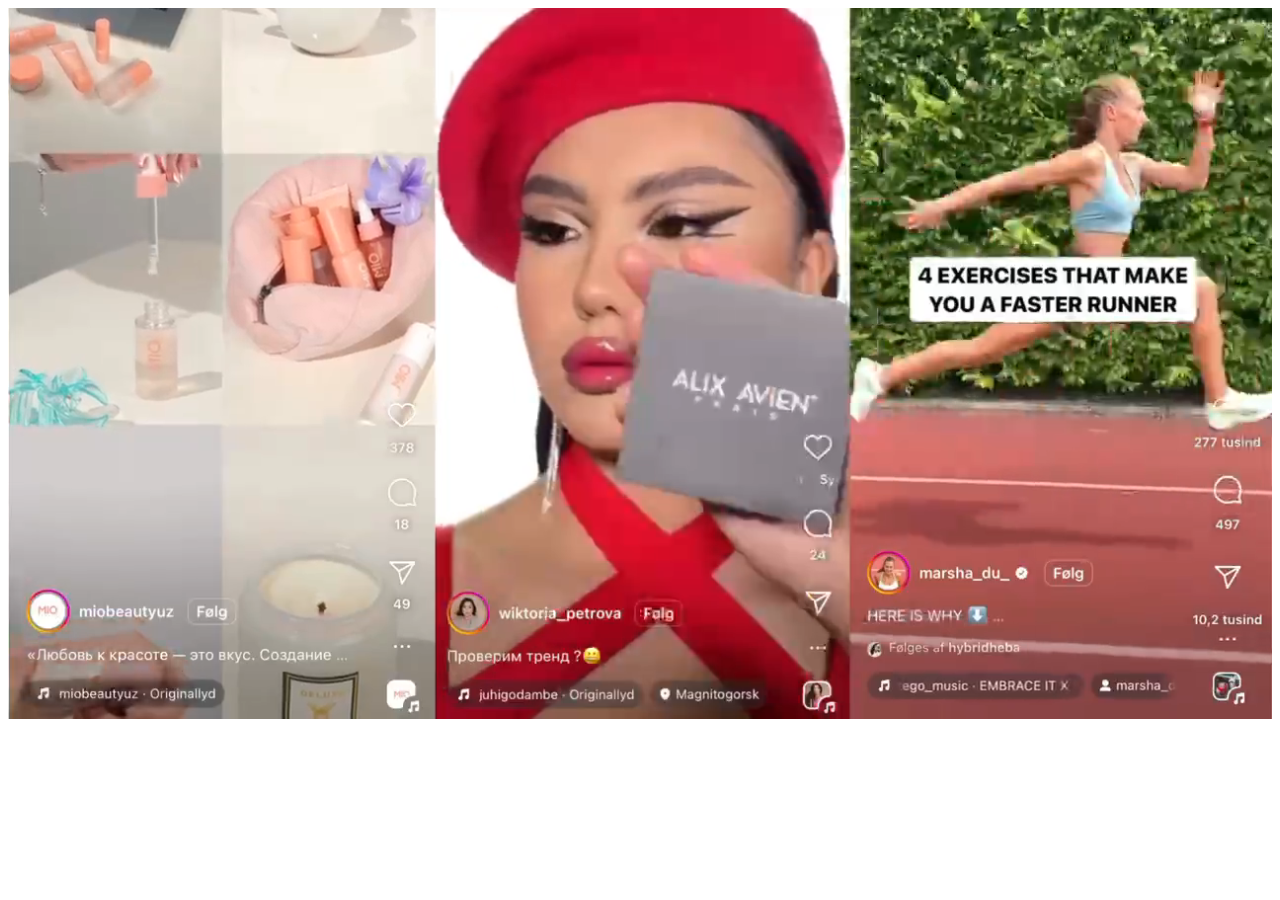
<file: index.html>
<!DOCTYPE html>
<html lang="en">
<head>
    <meta charset="UTF-8">
    <meta name="viewport" content="width=device-width, initial-scale=1.0">
    <script src="intro-video1.js" defer></script>
    <link rel="stylesheet" href="style.css">
    <title>Kopsidealer</title>
</head>
<body>
 <main>
    <div class="video1-container">
        <video autoplay muted class="video1">
            <source src="videos/intro-video.mp4" type="video/mp4">
            Din browser understøtter ikke videoformatet.
        </video>
        <a href="side2-inforgrafik.html">
            <img id="nextPageIcon" src="images/hoejre-pile.png" alt="Next Page Icon" style="display:none;">
        </a>
    </div>
 </main>   
</body>
</html>
</file>
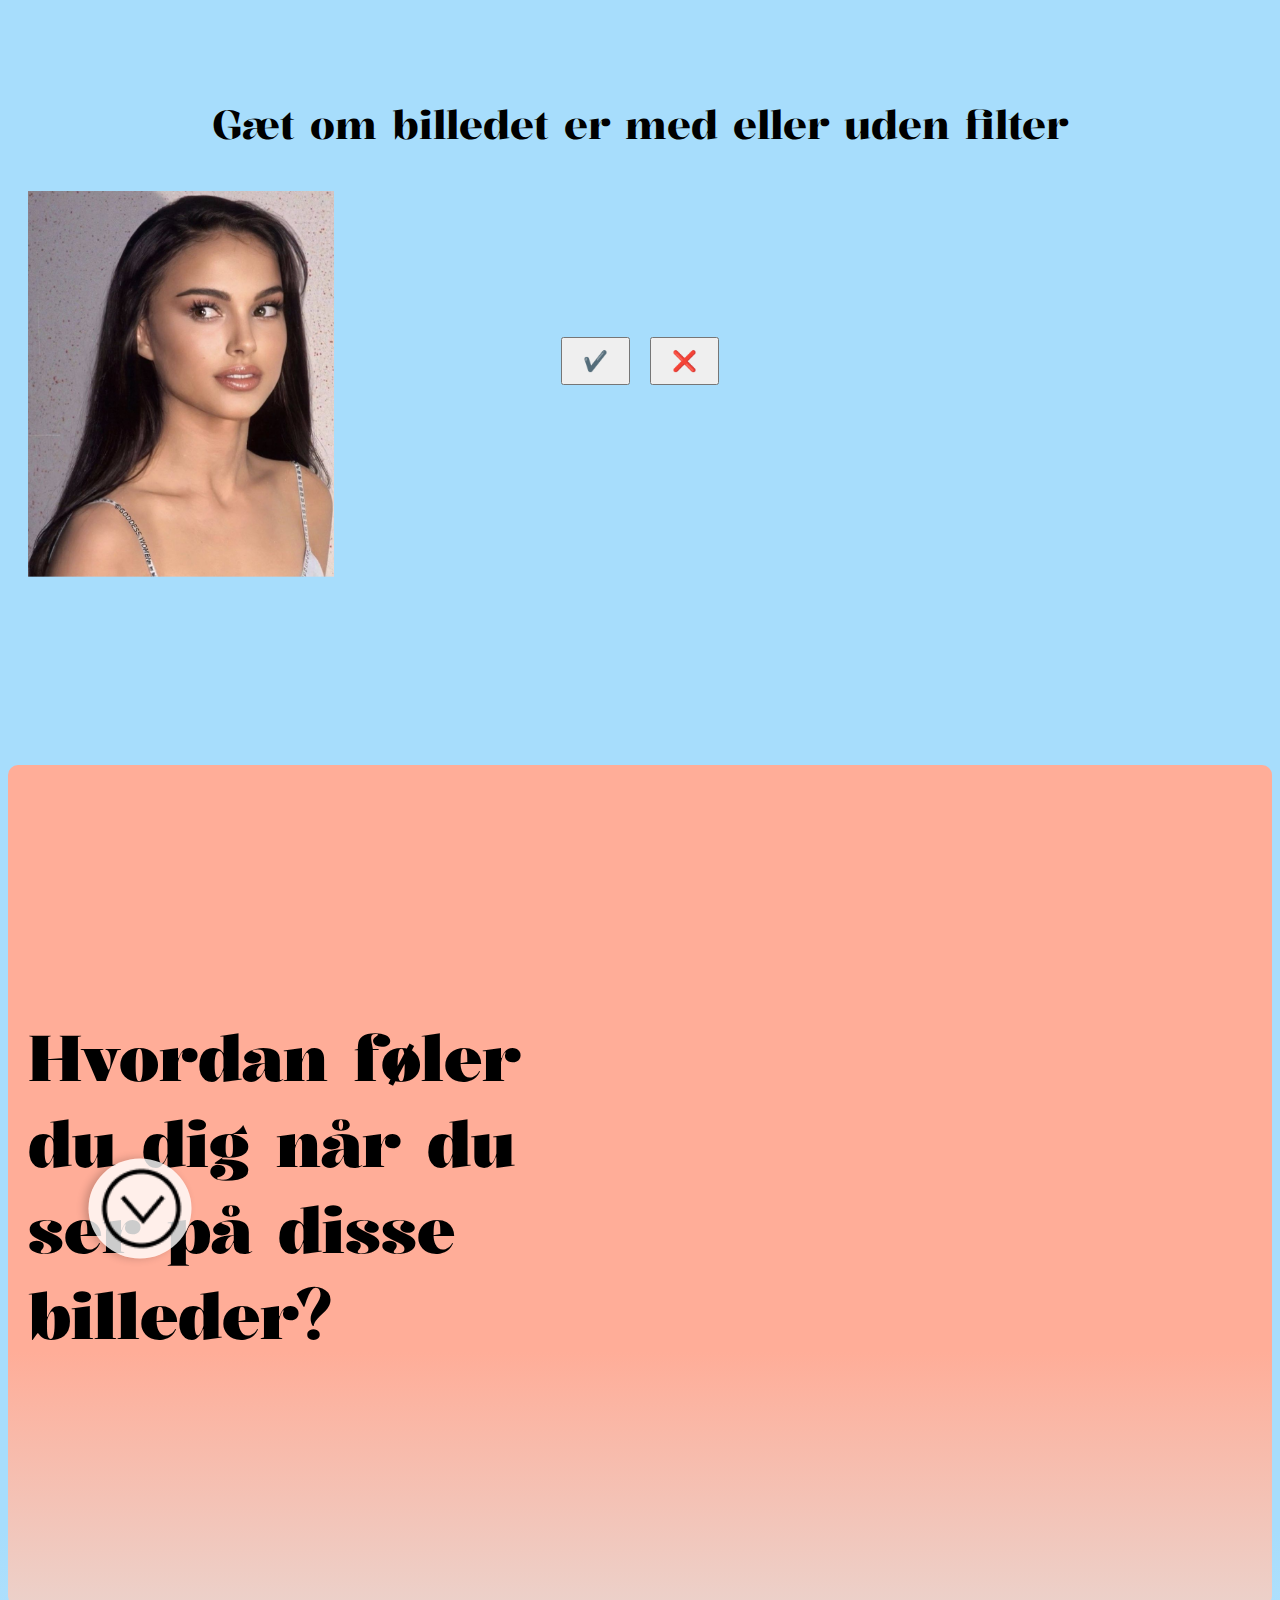
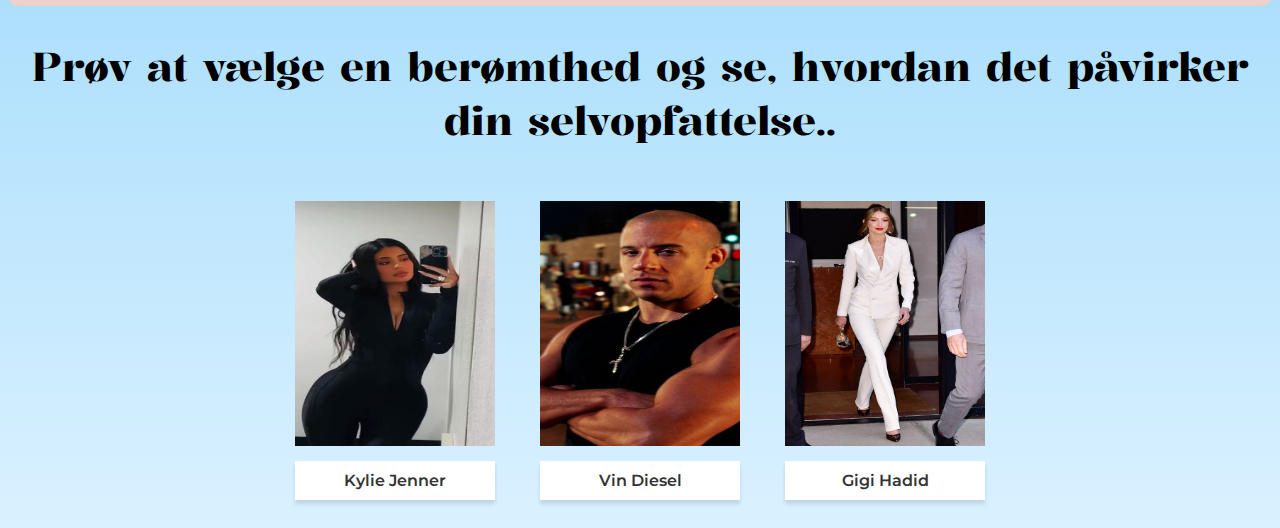
<file: quizz.html>
<!DOCTYPE html>
<html lang="en">
<head>
    <meta charset="UTF-8">
    <meta name="viewport" content="width=device-width, initial-scale=1.0">
    <script src="script.js" defer></script>
    <link rel="stylesheet" href="quiz.css">
    <link rel="preconnect" href="https://fonts.googleapis.com">
    <link rel="preconnect" href="https://fonts.gstatic.com" crossorigin>
    <link href="https://fonts.googleapis.com/css2?family=Montserrat:ital,wght@0,100..900;1,100..900&family=Sen:wght@400..800&family=Teko:wght@300..700&display=swap" rel="stylesheet">
    <link href="https://fonts.googleapis.com/css2?family=Kalnia:wght@100..700&family=Montserrat:ital,wght@0,100..900;1,100..900&family=Sen:wght@400..800&family=Teko:wght@300..700&display=swap" rel="stylesheet">
    <title>Quizz</title>
</head>
<body>
     
    <div class="quiz-container">
        <h1 class="quiz-header">Gæt om billedet er med eller uden filter</h1> 
        <img src="images/natelie-portman.png" alt="Quiz Billede" class="quiz-image active">
        <img src="images/udenfilter.jpg" alt="quiz billede2" class="quiz-billede2"> 
        <img src="images/dilaramedfilter3.jpg" alt="quiz billede3" class="quiz-billede3">
       
        <div class="quiz-buttons"> 
            <button id="correctButton">✔️</button>
            <button id="incorrectButton">❌</button>
        </div> 
        <button id="retryButton" class="retry-button">Prøv igen</button>
    
        </div> 
        <p id="result"></p> 
    </div>


    <div class="feedback-section" id="feedbackSection">
        <h2>Hvordan føler du dig når du ser på disse billeder?</h2>
        <img src="images/marymonroe.jpg" alt="intro til siden">
        <img id="nextPageIcon" src="images/hoejre-pile.png" alt="Next Page Icon" style="display:none;"> 
       
    </div>

    <button id="nextPageButton" class="next-page-button">
        <img src="images/hoejre-pile.png" alt="Next Page Icon">
    </button>
    

    <div id="nextSection">
        <!-- Indholdet af næste sektion -->
        <h2>Prøv at vælge en berømthed og se, hvordan det påvirker din selvopfattelse..</h2>
        <figure>
            <a href="ny_side.html">
                <img src="images/kyliejenner.png" alt="Billede 1">
            </a>
            <figcaption>Kylie Jenner</figcaption>
        </figure>
        
        <figure>
            <a href="ny_side.html">
                <img src="images/vindiesel.png" alt="Billede 2">
                
            </a>
            <figcaption>Vin Diesel</figcaption>
        </figure>
        <figure>
            <a href="ny_side.html">
                <img src="images/gigihadid.png" alt="Billede 3">
                
            </a>
            <figcaption>Gigi Hadid</figcaption>
        </figure>
    </div>
    </div>
    
</body>
</html>
</file>
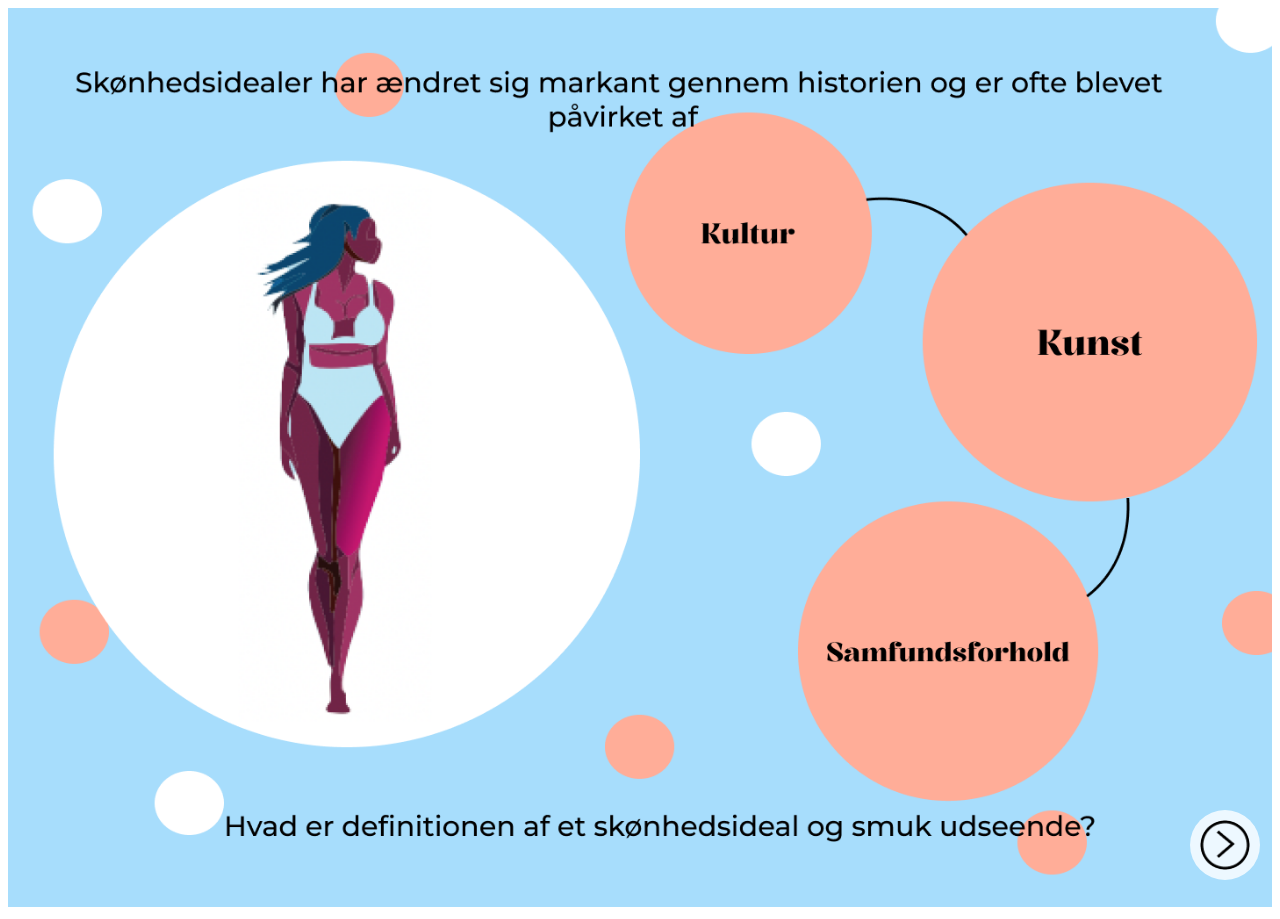
<file: side2-inforgrafik.html>
<!DOCTYPE html>
<html lang="da">
<head>
    <meta charset="UTF-8">
    <meta name="viewport" content="width=device-width, initial-scale=1.0">
    <script src="#.js" defer></script>
    <link rel="stylesheet" href="side2-infografik.css">
    <link rel="preconnect" href="https://fonts.googleapis.com">
    <link rel="preconnect" href="https://fonts.gstatic.com" crossorigin>
    <link href="https://fonts.googleapis.com/css2?family=Montserrat:ital,wght@0,100..900;1,100..900&family=Sen:wght@400..800&family=Teko:wght@300..700&display=swap" rel="stylesheet">
    <link href="https://fonts.googleapis.com/css2?family=Kalnia:wght@100..700&family=Montserrat:ital,wght@0,100..900;1,100..900&family=Sen:wght@400..800&family=Teko:wght@300..700&display=swap" rel="stylesheet">
    <title>Tidslinje af skønhedsidealer</title>
</head>

<body>
    <img src="images/side2-infografik.png" alt="infografik">
    <a href="video2.html">
       <img id="nextPageIcon" src="images/hoejre-pile.png" alt="Next Page Icon"> 
    </a>
</body>
</html>
</file>
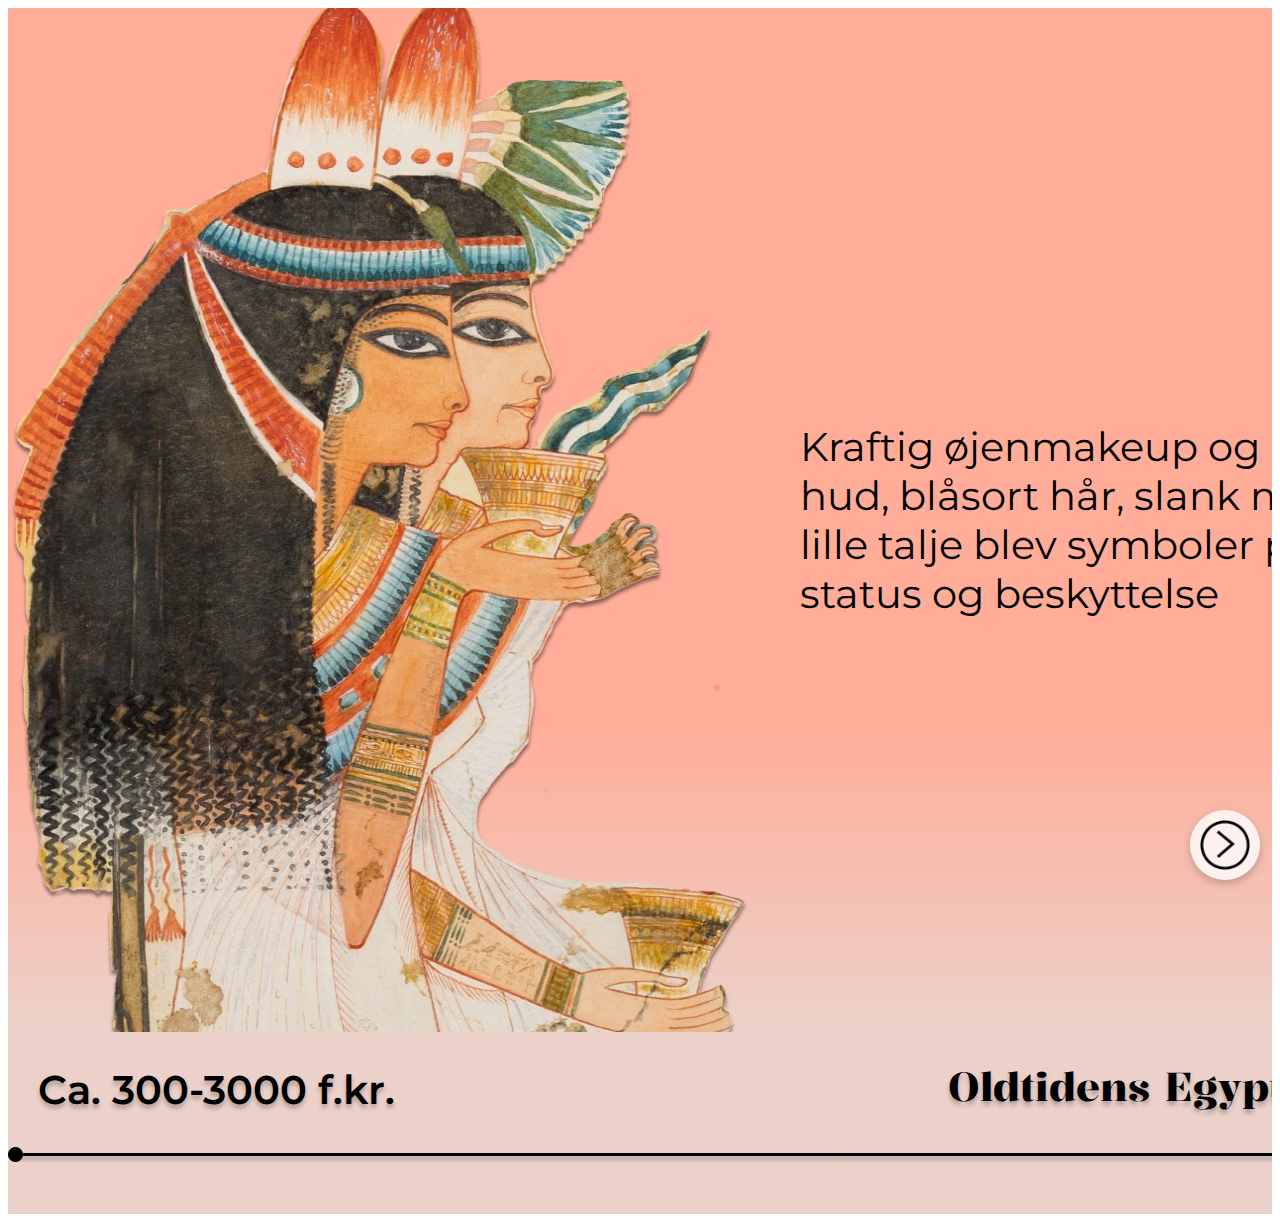
<file: tidslinje1.html>
<!DOCTYPE html>
<html lang="da">
<head>
    <meta charset="UTF-8">
    <meta name="viewport" content="width=device-width, initial-scale=1.0">
    <script src="tidslinje1.js" defer></script>
    <link rel="stylesheet" href="tidslinje1.css">
    <link rel="preconnect" href="https://fonts.googleapis.com">
    <link rel="preconnect" href="https://fonts.gstatic.com" crossorigin>
    <link href="https://fonts.googleapis.com/css2?family=Montserrat:ital,wght@0,100..900;1,100..900&family=Sen:wght@400..800&family=Teko:wght@300..700&display=swap" rel="stylesheet">
    <link href="https://fonts.googleapis.com/css2?family=Kalnia:wght@100..700&family=Montserrat:ital,wght@0,100..900;1,100..900&family=Sen:wght@400..800&family=Teko:wght@300..700&display=swap" rel="stylesheet">
    <title>Tidslinje af skønhedsidealer</title>
</head>
<body>
    <main>
        <div class="tidslinje-wrapper">
            <!--Oldtidens Egypter-->
            <div class="tidslinje-item">
                <div class="periode-egy">
                    <img class="faroon" src="images/egypter.png">
                    <p>Kraftig øjenmakeup og lys hud, blåsort hår, slank med lille talje blev symboler på status og beskyttelse</p>
                </div>
                <div class="dato-egy">
                    <h2>Ca. 300-3000 f.kr.</h2>
                    <h1>Oldtidens Egypter</h1>
                </div>
                <img class="linje-cirkel" id="linje-cirkel-pink" src="images/linje-cirkel.png">
            </div>


            <!--Antikkens Grækenland og Rom-->
            <div class="tidslinje-item">
                <div class="periode-grek">
                    <img class="statue" src="images/greeker.png">
                    <p>Naturlig skønhed, atletisk kropsbygning og symmetri blev idealiseret.<br>Lys hud blev betragtet som et tegn på adel.</p>
                </div>
                <div class="dato-grek">
                    <h2>Ca. 800 f.kr.-476 e.kr.</h2>
                    <h1>Antikkens Grækenland og Rom</h1>
                </div>
                <img class="linje-cirkel" id="linje-cirkel-blue" src="images/linje-cirkel.png">
            </div>


            <!-- Det moderne gennembrud -->
            <div class="tidslinje-item">
                <div class="periode-modr">
                    <img class="monroe" src="images/monroe.png">
                    <p>Kurvede kropstyper, som Marilyn Monroe, blev symbolet på skønhed.<br>En timeglas figur med former blev anset som ideal.</p>
                </div>
                <div class="dato-modr">
                    <h2>1950'erne</h2>
                    <h1>Det moderne gennembrud</h1>
                </div>
                <a href="quizz.html" class="pil-knap">
                    <img src="images/hoejre-pile.png" alt="Gå til anden side">
                </a>
                <img class="linje-cirkel" id="linje-cirkel-pink" src="images/linje-cirkel.png"> 
            </div>
        </div>
    </main>    
</body>
</html>
</file>
<file: style.css>
body{
    max-width: 1440px; /* Sætter den maksimale bredde til 1440px */
    max-height: 1024px;
}
.video1{
    width:100%;
    height: auto;
    max-width: 1440px; /* Sætter den maksimale bredde til 1440px */
    max-height: fit-content;
}

/*Styling af hele class med video, tekst og knap*/
.video1-container {
    position:relative;
    max-width: 100%;
    width: 100%;
    height: auto;
    margin: 0 auto;
}

#nextPageIcon {
    position: fixed;
    bottom: 20px;
    right: 20px;
    width: 50px;  /* Juster størrelsen efter behov */
    height: 50px; /* Juster størrelsen efter behov */
    cursor: pointer;
    background-color: rgba(255, 255, 255, 0.8);
    border-radius: 38px;
    padding: 10px;
}
</file>
<file: quiz.css>
.quiz-container { 
    text-align: center; 
    margin-top: 50px; 
    background-color: #A7DDFC; /* Tilføj baggrundsfarven */
    grid-template-rows: 2;
    gap: 20px; /* Tilføj afstand mellem rækkerne */
    padding: 20px; /* Tilføj padding for at skabe lidt luft omkring indholdet */
} 

.quiz-content { 
    display: flex; 
    align-items: center; 
    justify-content: center; 
}

h1, h2{
    color: #000;
    /*text-shadow: 0px 4px 4px rgba(0, 0, 0, 0.25);*/
    font-family: Kalnia;
    font-size: 40px;
    font-style: normal;
    font-weight: 600;
    line-height: normal;
}

figcaption{
    color: #000;
    /*text-shadow: 0px 4px 4px rgba(0, 0, 0, 0.25);*/
    font-family: Montserrat;
    font-size: 40px;
    font-style: normal;
    font-weight: 600;
    line-height: normal;
}

.quiz-image { 
    max-width: 25%; 
    height: auto; 
    margin-right: 35%;
} 


.quiz-buttons { 
    margin-top: 50px;
    display: contents;

} 

.quiz-buttons-container {
    display: flex;
    justify-content: center;
    align-items: center;
    flex-direction: column;
    height: 100px; /* Juster højden efter behov */
}

.quiz-buttons {
    display: flex;
    justify-content: center;
    position: relative;
    bottom: 300px;
}

.quiz-buttons button {
    margin: 0 10px;
}

.quiz-buttons button { 
    font-size: 20px; margin: 10px; 
    margin: 10px;
    padding: 10px 20px; 
    cursor: pointer;
}

.quiz-image, .quiz-billede2, .quiz-billede3 {
    display: none;
}
.quiz-image.active, .quiz-billede2.active, .quiz-billede3.active {
    display: block;
}

.quiz-header { 
    font-size: 40px; 
    margin-bottom: 40px; 
}
.retry-button {
    display: none;
    margin-top: 20px;
}

.feedback-section {
    display: none;
    margin-top: 50px;
    text-align: left;
    display: flex;
    align-items: center;
    justify-content: center;
    background: linear-gradient(180deg, #FFAD98 69.73%, #ECD1CA 100%); /* Tilføj baggrundsfarve */
    padding: 20px; /* Tilføj lidt polstring for at give plads omkring indholdet */
    border-radius: 10px; /* Tilføj afrundede hjørner, hvis ønsket */
    position: relative;
    
}
.feedback-section h2 {
    font-size: 4em; /* Juster størrelsen efter behov */
    font-weight: bold;
    flex: 1;
}
.feedback-section img {
    width: 50%;
    height: auto;
    margin-left: 20px;
    opacity: 0;
    transform: translateX(100%);
    transition: transform 1s ease, opacity 1s ease;
    flex: 1;
}
.feedback-section.show img {
    opacity: 1;
    transform: translateX(0);
}
.next-button {
    display: block;
    margin: 10px auto 0;
    background: none;
    border: none;
    cursor: pointer;
}

.next-button img {
    width: 0px;
}

.next-page-button {
    position: absolute;
    left: 90px; /* Juster til ønsket afstand fra venstre */
    bottom: -360px; /* Placer den lige under teksten */
    background: none;
    border: none;
    cursor: pointer;
    width: 100px; /* Juster størrelsen her */
    height: -30px;
    rotate: 90deg;
    border-radius: 50%; /* Gør ikonet rundt */
    box-shadow: 0px 4px 8px rgba(0, 0, 0, 0.2);
    text-decoration: none; /* Fjern underline */
    cursor: pointer;
    background-color: rgba(255, 255, 255, 0.8);
    padding: 10px;
}

.next-page-button img {
    width: 100%; /* Gør ikonet mindre */
    height: auto;
}


@import url('https://fonts.googleapis.com/css2?family=Kalnia:wght@700&display=swap');

body {
    font-family: 'Kalnia', sans-serif;
    background: linear-gradient(180deg, #A7DDFC 71.97%, #DAF1FF 100%);
    max-width:100%;
    overflow-x:hidden;
    
}
#nextSection {
    text-align: center;
}

figure {
    display: inline-block;
    margin: 20px;
}

figure img {
    width: 200px; /* Juster størrelsen efter behov */
    height: 245px;
    /*border-radius: 10px; /* Tilføjer runde hjørner, hvis ønsket */
    cursor: pointer;
}

figcaption {
    margin-top: 10px;
    font-size: 1em;
    color: #333;
    text-align: center;
    background: #FFF;
    box-shadow: 0px 4px 4px 0px rgba(0, 0, 0, 0.119);
    padding:10px;
}
</file>
<file: side2-infografik.css>
body{
    max-width: 1440px; /* Sætter den maksimale bredde til 1440px */
    max-height: 1024px;
}
img{
    width:100%;
    height: auto;
    max-width: 1440px; /* Sætter den maksimale bredde til 1440px */
    max-height: fit-content;
}

#nextPageIcon {
    position: fixed;
    bottom: 20px;
    right: 20px;
    width: 50px;  /* Juster størrelsen efter behov */
    height: 50px; /* Juster størrelsen efter behov */
    cursor: pointer;
    background-color: rgba(255, 255, 255, 0.8);
    border-radius: 38px;
    padding: 10px;
}
</file>
<file: tidslinje1.css>
body{
    max-width: 1440px; /* Sætter den maksimale bredde til 1440px */
    max-height: 1024px;
}

/*main{
    background: linear-gradient(180deg, #FFAD98 69.73%, #ECD1CA 100%);
}*/

.periode-egy {
    display: flex;
    align-items: center;
    background: linear-gradient(180deg, #FFAD98 69.73%, #ECD1CA 100%);
}

.faroon {
    width: 792px;
    height: 1024px;
    flex-shrink: 0;
}

p{
    color: #000;
    font-family: Montserrat;
    font-size: 40px;
    font-style: normal;
    font-weight: 400;
    line-height: normal;
    width: 559px;
}

.dato-egy{
    display: flex;
    justify-content: space-between;
    padding-left: 30px;
    padding-right: 30px;
    background: linear-gradient(180deg, #ECD1CA 69.73%, #ECD1CA 100%);
}

h1{
    color: #000;
    text-shadow: 0px 4px 4px rgba(0, 0, 0, 0.25);
    font-family: Kalnia;
    font-size: 40px;
    font-style: normal;
    font-weight: 600;
    line-height: normal;
}

h2{
    color: #000;
    text-shadow: 0px 4px 4px rgba(0, 0, 0, 0.25);
    font-family: Montserrat;
    font-size: 40px;
    font-style: normal;
    font-weight: 600;
    line-height: normal;
}

.linje-cirkel{
    padding-bottom: 50px;
    width:100%;
}

.periode-grek {
    display: flex;
    align-items: center;
    background: linear-gradient(180deg, #A7DDFC 71.97%, #DAF1FF 100%);
}

.statue {
    width: 792px;
    height: 1024px;
    flex-shrink: 0;
}

.dato-grek{
    display: flex;
    justify-content: space-between;
    padding-left: 30px;
    padding-right: 30px;
    background: linear-gradient(180deg, #DAF1FF 71.97%, #DAF1FF 100%);
}

.periode-modr{
    display: flex;
    align-items: center;
    background: linear-gradient(180deg, #FFAD98 69.73%, #ECD1CA 100%);
}

.monroe{
    width: 792px;
    height: 1024px;
    flex-shrink: 0;
}

.dato-modr{
    display: flex;
    justify-content: space-between;
    padding-left: 30px;
    padding-right: 30px;
    background: linear-gradient(180deg, #ECD1CA 69.73%, #ECD1CA 100%);
}

.tidslinje-wrapper{
    display: flex;
    overflow-x: scroll; /* Vandret scrolling */
    scroll-snap-type: x mandatory; /* Snap-effekt på hvert item */
    width: 100%;
}

#linje-cirkel-pink{
    background: linear-gradient(180deg, #ECD1CA 69.73%, #ECD1CA 100%);
}

#linje-cirkel-blue{
    background: linear-gradient(180deg, #DAF1FF 71.97%, #DAF1FF 100%);
}

.tidslinje-item {
    scroll-snap-align: start; /* Snap til starten af hvert element */
    flex: 0 0 100vw; /* Sørg for at hvert element tager hele viewport bredden */
}

.pil-knap {
    position: absolute;
    right: 20px;
    bottom: 20px;
    width: 50px; /* Størrelsen på pilen */
    height: 50px;
    display: flex;
    align-items: center;
    justify-content: center;
    /*background-color: #ffffff; /* Baggrundsfarve */
    border-radius: 50%; /* Gør ikonet rundt */
    box-shadow: 0px 4px 8px rgba(0, 0, 0, 0.2);
    text-decoration: none; /* Fjern underline */
    cursor: pointer;
    background-color: rgba(255, 255, 255, 0.8);
    padding: 10px;
}

.pil-knap img {
    width: 50px;
    height: 50px;
}

.pil-knap:hover {
    background-color: #ffffffa7; /* Skift farve ved hover */
}
</file>
